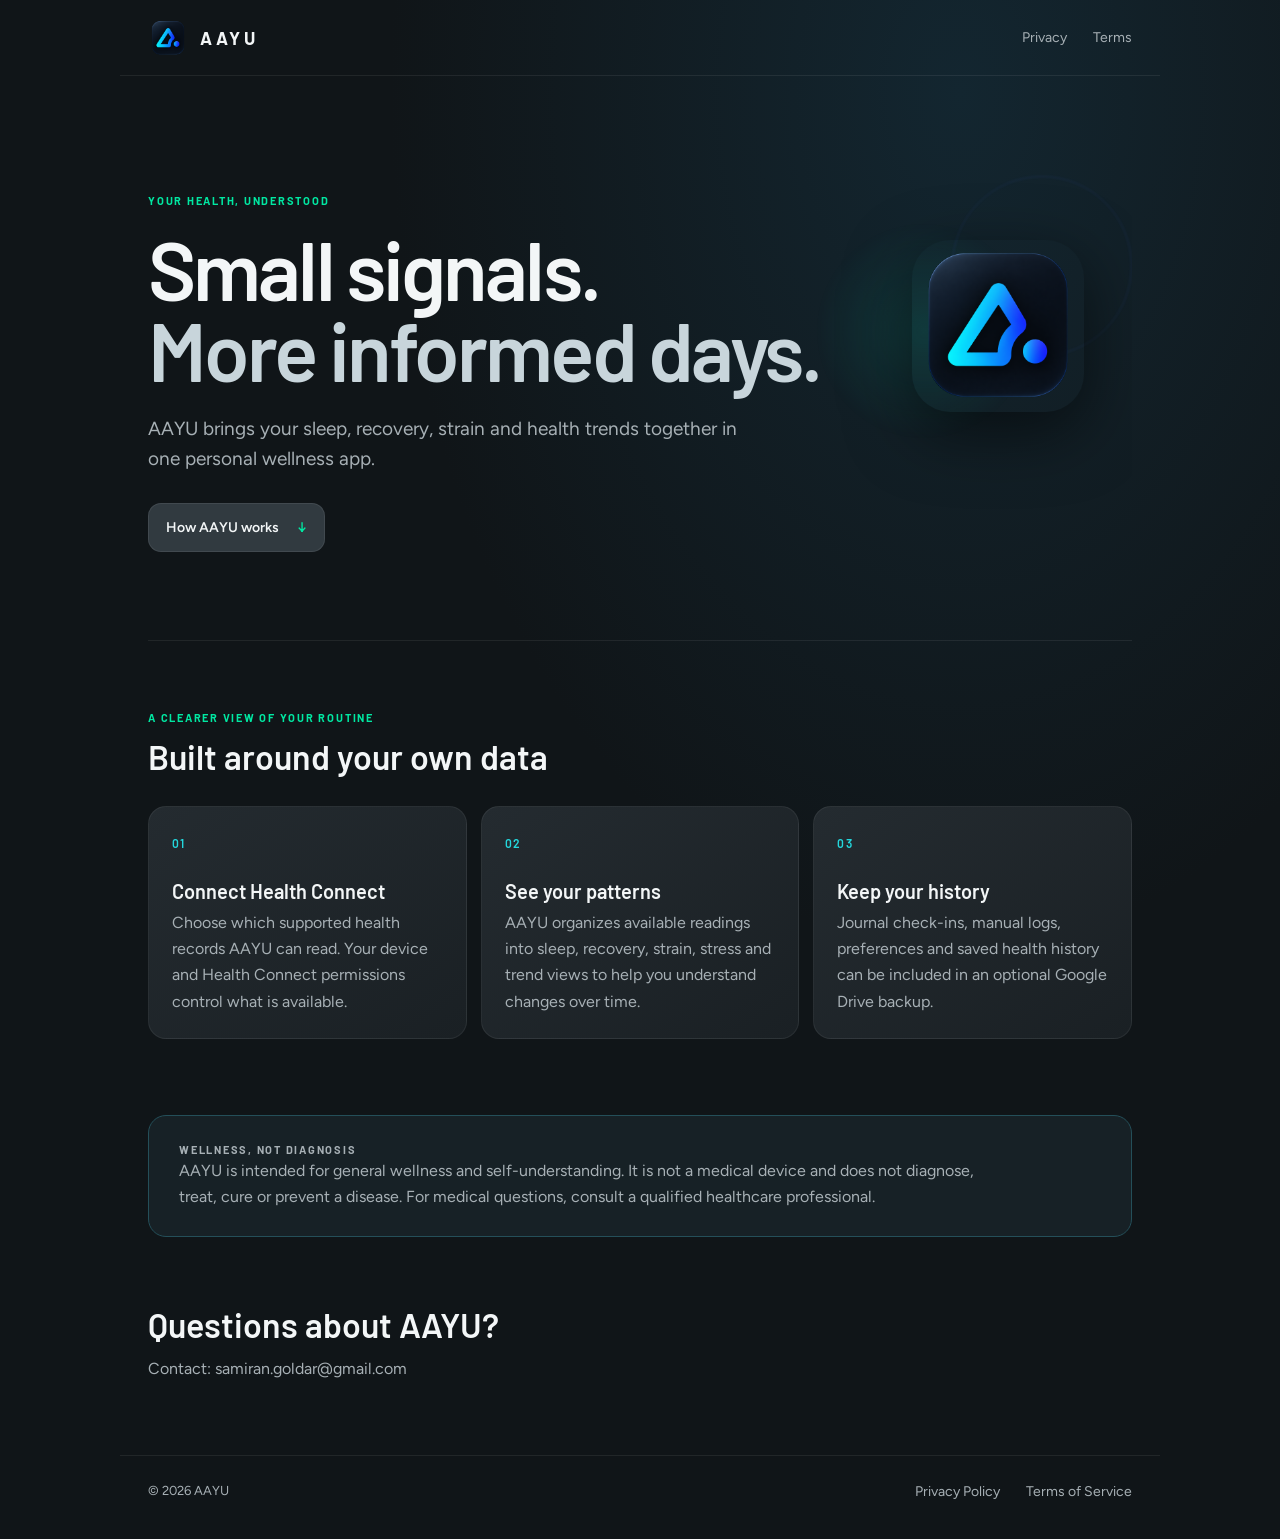
<file: index.html>
<!doctype html>
<html lang="en">
  <head>
    <meta charset="utf-8">
    <meta name="viewport" content="width=device-width, initial-scale=1">
    <meta name="theme-color" content="#101518">
    <meta name="description" content="AAYU helps you understand your sleep, recovery, strain and health trends using data from Health Connect.">
    <title>AAYU — your health, understood</title>
    <link rel="icon" type="image/png" href="aayu-logo.png">
    <link rel="stylesheet" href="styles.css">
  </head>
  <body>
    <header class="topbar"><a class="brand" href="index.html" aria-label="AAYU home"><img src="aayu-logo.png" alt="" class="brand-logo"><span>AAYU</span></a><nav><a href="privacy.html">Privacy</a><a href="terms.html">Terms</a></nav></header>
    <main>
      <section class="hero">
        <p class="eyebrow">YOUR HEALTH, UNDERSTOOD</p>
        <h1>Small signals.<br><span>More informed days.</span></h1>
        <p class="lead">AAYU brings your sleep, recovery, strain and health trends together in one personal wellness app.</p>
        <a class="button" href="#how-it-works">How AAYU works <span aria-hidden="true">↓</span></a>
        <img src="aayu-logo.png" alt="AAYU app icon" class="hero-logo">
        <div class="orb orb-one"></div><div class="orb orb-two"></div>
      </section>
      <section class="section" id="how-it-works">
        <p class="eyebrow">A CLEARER VIEW OF YOUR ROUTINE</p>
        <h2>Built around your own data</h2>
        <div class="cards">
          <article class="card"><span class="number">01</span><h3>Connect Health Connect</h3><p>Choose which supported health records AAYU can read. Your device and Health Connect permissions control what is available.</p></article>
          <article class="card"><span class="number">02</span><h3>See your patterns</h3><p>AAYU organizes available readings into sleep, recovery, strain, stress and trend views to help you understand changes over time.</p></article>
          <article class="card"><span class="number">03</span><h3>Keep your history</h3><p>Journal check-ins, manual logs, preferences and saved health history can be included in an optional Google Drive backup.</p></article>
        </div>
      </section>
      <section class="notice"><p class="eyebrow">WELLNESS, NOT DIAGNOSIS</p><p>AAYU is intended for general wellness and self-understanding. It is not a medical device and does not diagnose, treat, cure or prevent a disease. For medical questions, consult a qualified healthcare professional.</p></section>
      <section class="contact"><h2>Questions about AAYU?</h2><p>Contact: <a href="mailto:samiran.goldar@gmail.com">samiran.goldar@gmail.com</a></p></section>
    </main>
    <footer><span>© 2026 AAYU</span><div><a href="privacy.html">Privacy Policy</a><a href="terms.html">Terms of Service</a></div></footer>
  </body>
</html>
</file>
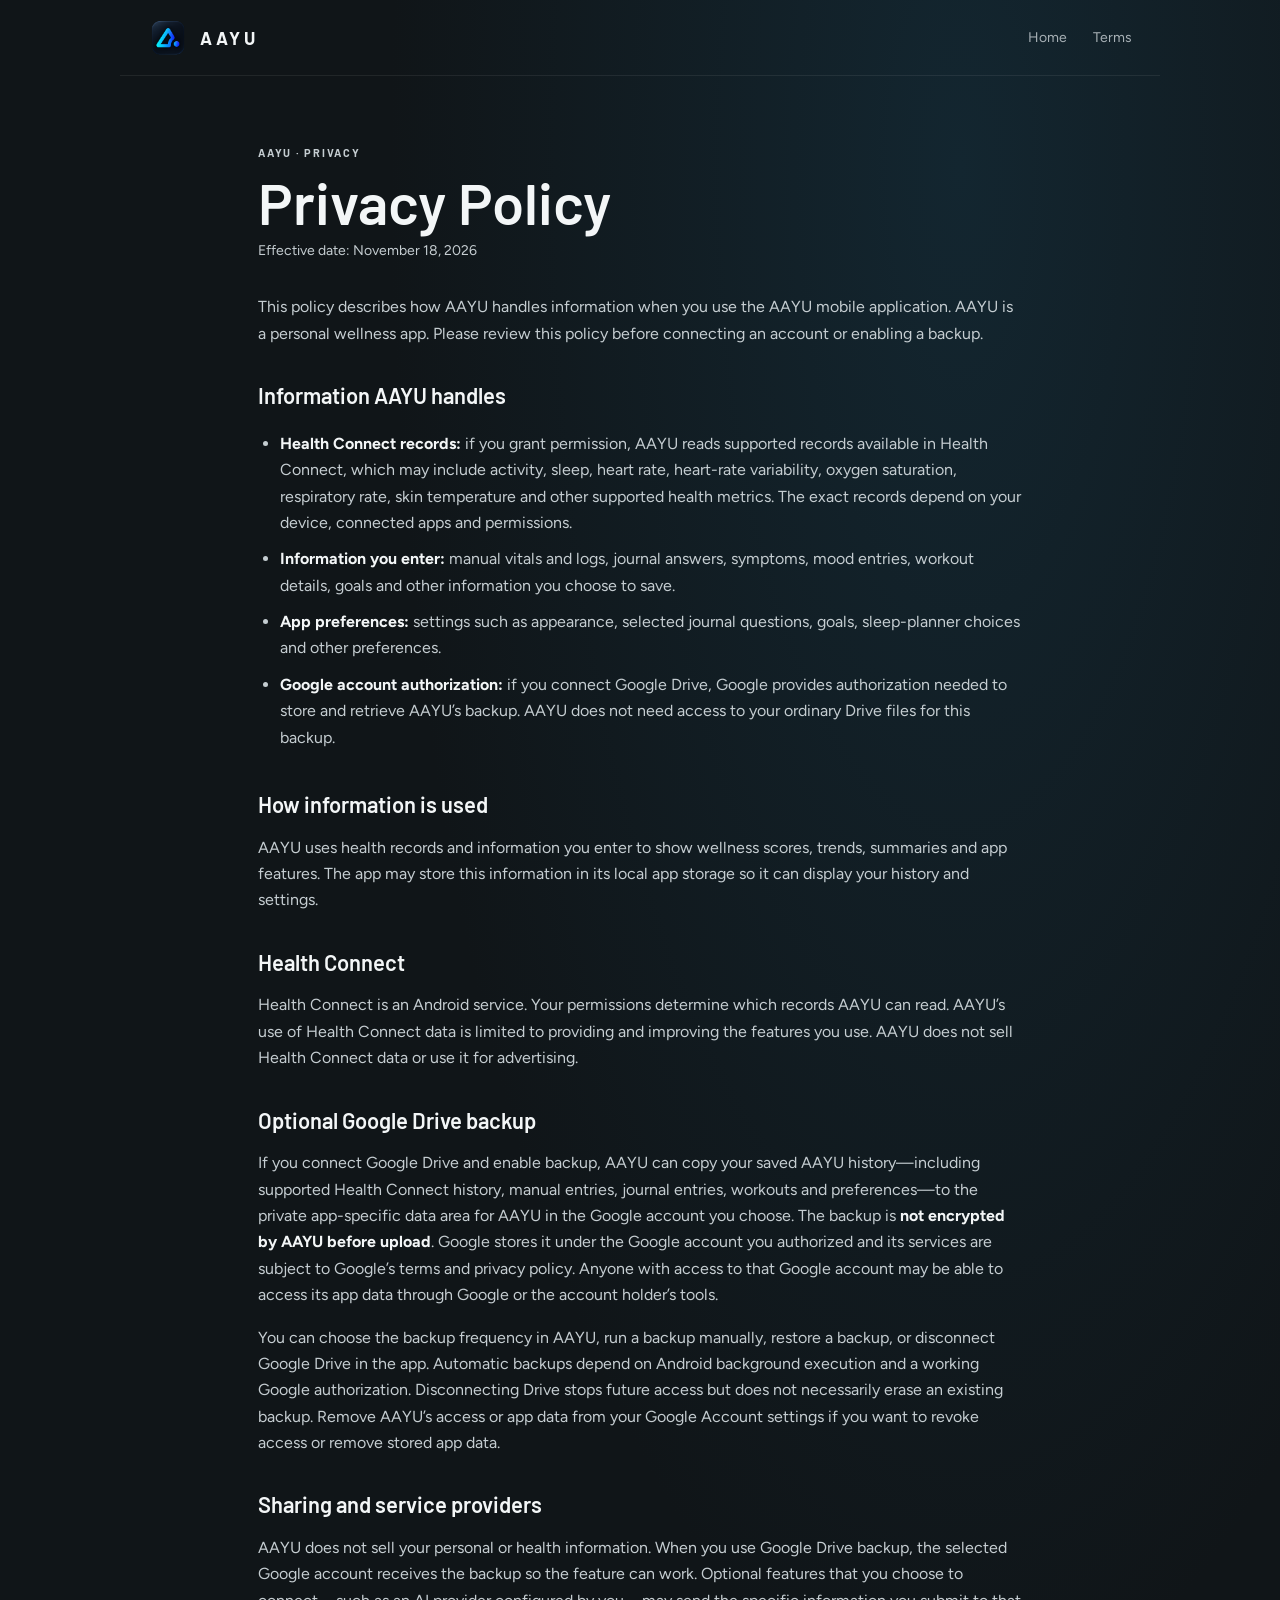
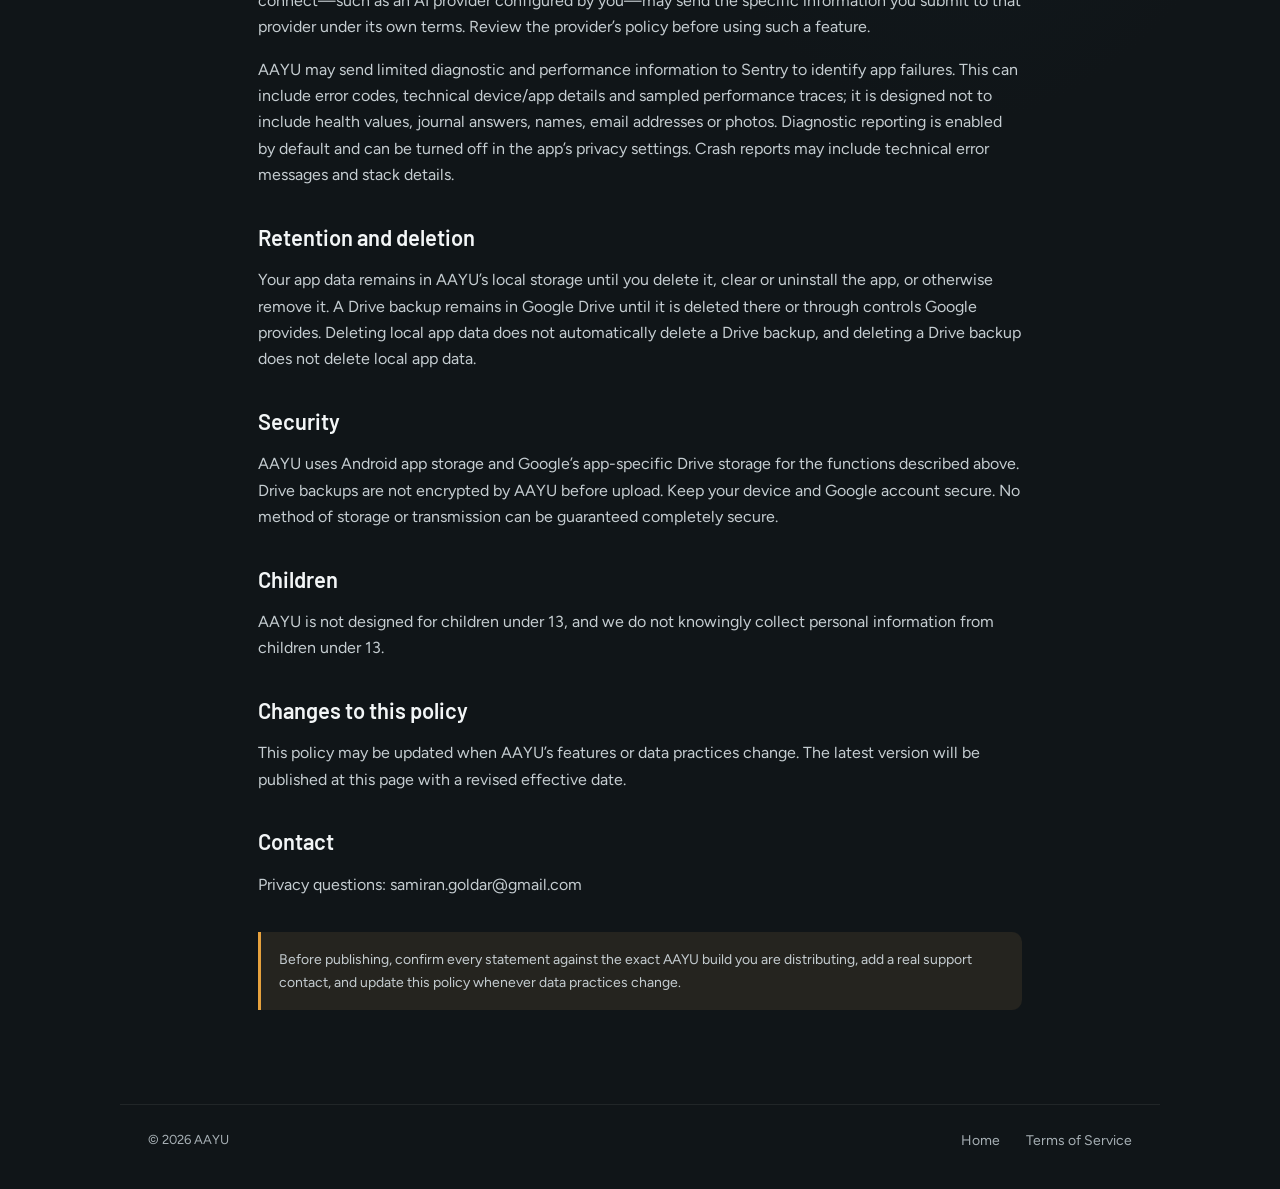
<file: privacy.html>
<!doctype html>
<html lang="en">
  <head>
    <meta charset="utf-8">
    <meta name="viewport" content="width=device-width, initial-scale=1">
    <meta name="theme-color" content="#101518">
    <meta name="description" content="AAYU Privacy Policy: how the app handles Health Connect data, device data and optional Google Drive backups.">
    <title>Privacy Policy — AAYU</title>
    <link rel="icon" type="image/png" href="aayu-logo.png">
    <link rel="stylesheet" href="styles.css">
  </head>
  <body>
    <header class="topbar"><a class="brand" href="index.html"><img src="aayu-logo.png" alt="" class="brand-logo"><span>AAYU</span></a><nav><a href="index.html">Home</a><a href="terms.html">Terms</a></nav></header>
    <main class="policy">
      <p class="eyebrow">AAYU · PRIVACY</p><h1>Privacy Policy</h1>
      <p class="updated">Effective date: November 18, 2026</p>
      <p>This policy describes how AAYU handles information when you use the AAYU mobile application. AAYU is a personal wellness app. Please review this policy before connecting an account or enabling a backup.</p>
      <h2>Information AAYU handles</h2>
      <ul>
        <li><strong>Health Connect records:</strong> if you grant permission, AAYU reads supported records available in Health Connect, which may include activity, sleep, heart rate, heart-rate variability, oxygen saturation, respiratory rate, skin temperature and other supported health metrics. The exact records depend on your device, connected apps and permissions.</li>
        <li><strong>Information you enter:</strong> manual vitals and logs, journal answers, symptoms, mood entries, workout details, goals and other information you choose to save.</li>
        <li><strong>App preferences:</strong> settings such as appearance, selected journal questions, goals, sleep-planner choices and other preferences.</li>
        <li><strong>Google account authorization:</strong> if you connect Google Drive, Google provides authorization needed to store and retrieve AAYU’s backup. AAYU does not need access to your ordinary Drive files for this backup.</li>
      </ul>
      <h2>How information is used</h2>
      <p>AAYU uses health records and information you enter to show wellness scores, trends, summaries and app features. The app may store this information in its local app storage so it can display your history and settings.</p>
      <h2>Health Connect</h2>
      <p>Health Connect is an Android service. Your permissions determine which records AAYU can read. AAYU’s use of Health Connect data is limited to providing and improving the features you use. AAYU does not sell Health Connect data or use it for advertising.</p>
      <h2>Optional Google Drive backup</h2>
      <p>If you connect Google Drive and enable backup, AAYU can copy your saved AAYU history—including supported Health Connect history, manual entries, journal entries, workouts and preferences—to the private app-specific data area for AAYU in the Google account you choose. The backup is <strong>not encrypted by AAYU before upload</strong>. Google stores it under the Google account you authorized and its services are subject to Google’s terms and privacy policy. Anyone with access to that Google account may be able to access its app data through Google or the account holder’s tools.</p>
      <p>You can choose the backup frequency in AAYU, run a backup manually, restore a backup, or disconnect Google Drive in the app. Automatic backups depend on Android background execution and a working Google authorization. Disconnecting Drive stops future access but does not necessarily erase an existing backup. Remove AAYU’s access or app data from your Google Account settings if you want to revoke access or remove stored app data.</p>
      <h2>Sharing and service providers</h2>
      <p>AAYU does not sell your personal or health information. When you use Google Drive backup, the selected Google account receives the backup so the feature can work. Optional features that you choose to connect—such as an AI provider configured by you—may send the specific information you submit to that provider under its own terms. Review the provider’s policy before using such a feature.</p>
      <p>AAYU may send limited diagnostic and performance information to Sentry to identify app failures. This can include error codes, technical device/app details and sampled performance traces; it is designed not to include health values, journal answers, names, email addresses or photos. Diagnostic reporting is enabled by default and can be turned off in the app’s privacy settings. Crash reports may include technical error messages and stack details.</p>
      <h2>Retention and deletion</h2>
      <p>Your app data remains in AAYU’s local storage until you delete it, clear or uninstall the app, or otherwise remove it. A Drive backup remains in Google Drive until it is deleted there or through controls Google provides. Deleting local app data does not automatically delete a Drive backup, and deleting a Drive backup does not delete local app data.</p>
      <h2>Security</h2>
      <p>AAYU uses Android app storage and Google’s app-specific Drive storage for the functions described above. Drive backups are not encrypted by AAYU before upload. Keep your device and Google account secure. No method of storage or transmission can be guaranteed completely secure.</p>
      <h2>Children</h2>
      <p>AAYU is not designed for children under 13, and we do not knowingly collect personal information from children under 13.</p>
      <h2>Changes to this policy</h2>
      <p>This policy may be updated when AAYU’s features or data practices change. The latest version will be published at this page with a revised effective date.</p>
      <h2>Contact</h2>
      <p>Privacy questions: <a href="mailto:samiran.goldar@gmail.com">samiran.goldar@gmail.com</a></p>
      <p class="callout">Before publishing, confirm every statement against the exact AAYU build you are distributing, add a real support contact, and update this policy whenever data practices change.</p>
    </main>
    <footer><span>© 2026 AAYU</span><div><a href="index.html">Home</a><a href="terms.html">Terms of Service</a></div></footer>
  </body>
</html>
</file>
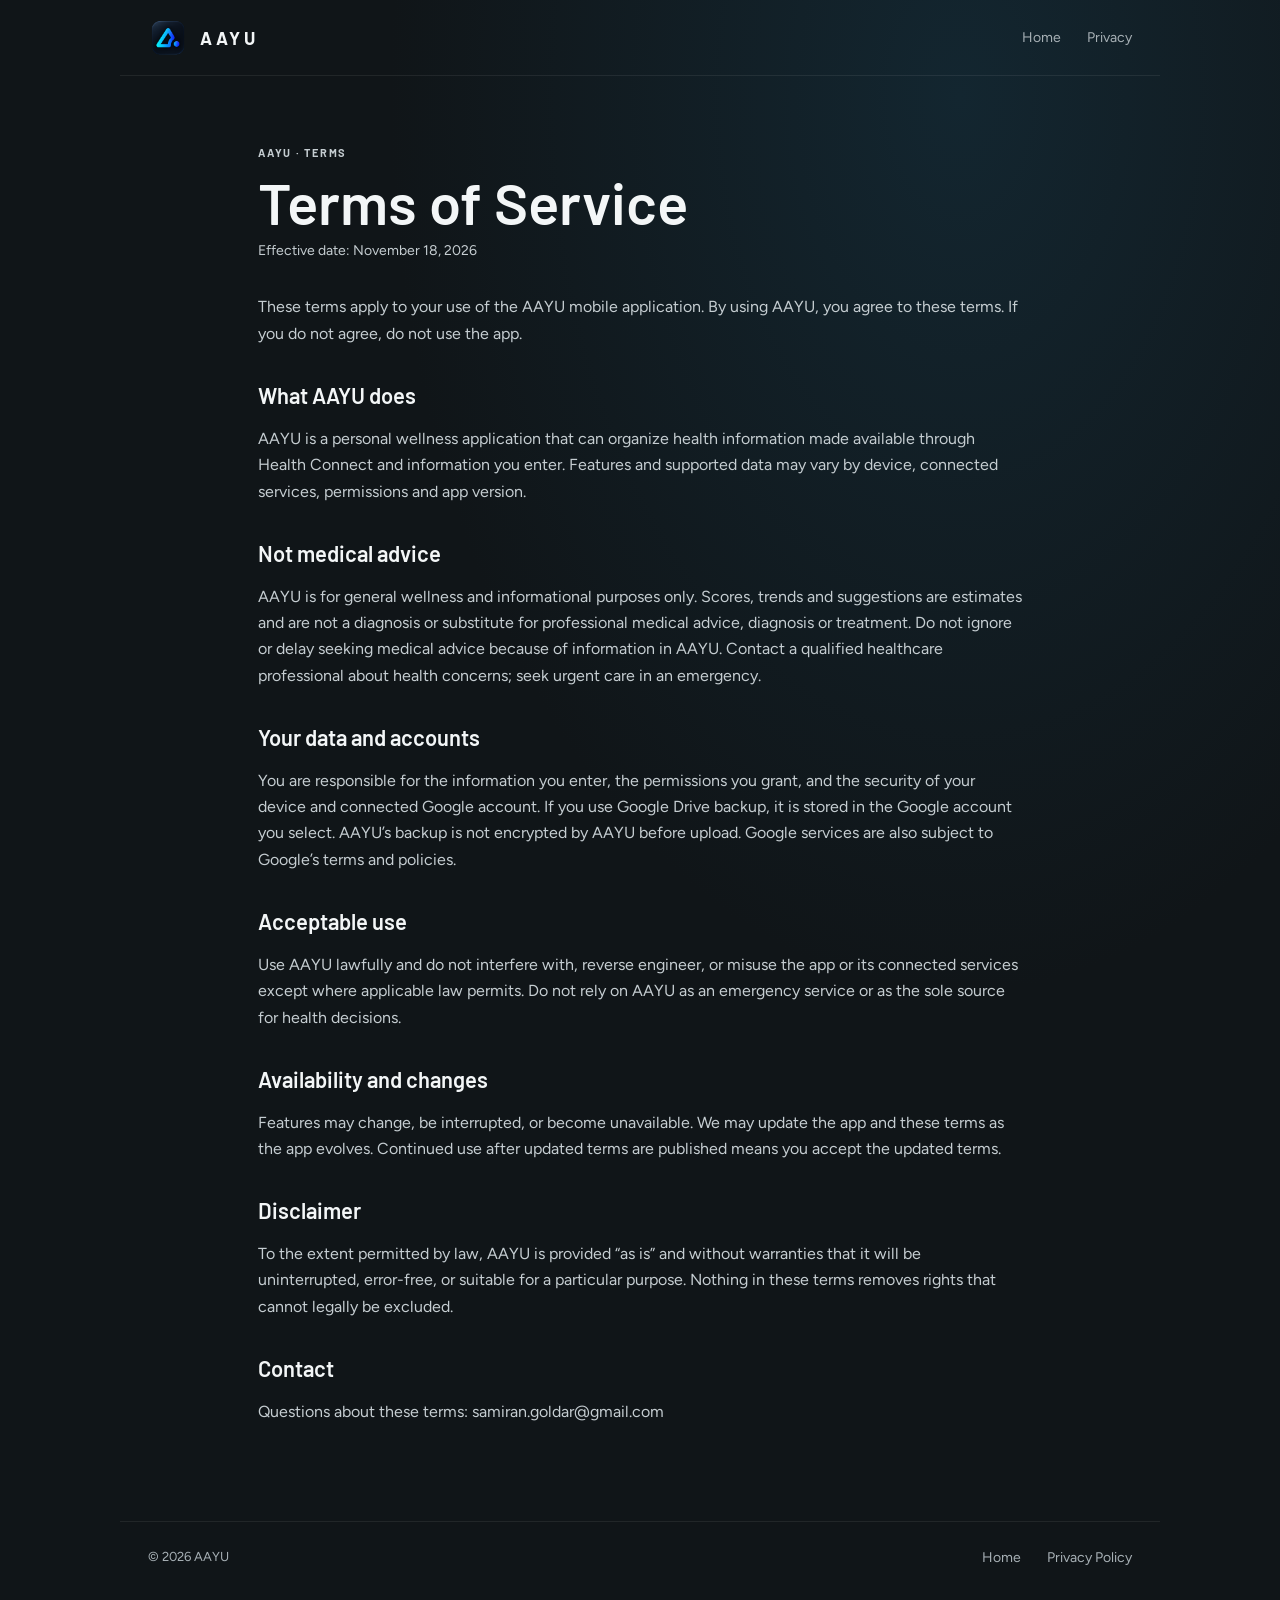
<file: terms.html>
<!doctype html>
<html lang="en">
  <head>
    <meta charset="utf-8">
    <meta name="viewport" content="width=device-width, initial-scale=1">
    <meta name="theme-color" content="#101518">
    <meta name="description" content="Terms of Service for the AAYU wellness application.">
    <title>Terms of Service — AAYU</title>
    <link rel="icon" type="image/png" href="aayu-logo.png">
    <link rel="stylesheet" href="styles.css">
  </head>
  <body>
    <header class="topbar"><a class="brand" href="index.html"><img src="aayu-logo.png" alt="" class="brand-logo"><span>AAYU</span></a><nav><a href="index.html">Home</a><a href="privacy.html">Privacy</a></nav></header>
    <main class="policy">
      <p class="eyebrow">AAYU · TERMS</p><h1>Terms of Service</h1>
      <p class="updated">Effective date: November 18, 2026</p>
      <p>These terms apply to your use of the AAYU mobile application. By using AAYU, you agree to these terms. If you do not agree, do not use the app.</p>
      <h2>What AAYU does</h2>
      <p>AAYU is a personal wellness application that can organize health information made available through Health Connect and information you enter. Features and supported data may vary by device, connected services, permissions and app version.</p>
      <h2>Not medical advice</h2>
      <p>AAYU is for general wellness and informational purposes only. Scores, trends and suggestions are estimates and are not a diagnosis or substitute for professional medical advice, diagnosis or treatment. Do not ignore or delay seeking medical advice because of information in AAYU. Contact a qualified healthcare professional about health concerns; seek urgent care in an emergency.</p>
      <h2>Your data and accounts</h2>
      <p>You are responsible for the information you enter, the permissions you grant, and the security of your device and connected Google account. If you use Google Drive backup, it is stored in the Google account you select. AAYU’s backup is not encrypted by AAYU before upload. Google services are also subject to Google’s terms and policies.</p>
      <h2>Acceptable use</h2>
      <p>Use AAYU lawfully and do not interfere with, reverse engineer, or misuse the app or its connected services except where applicable law permits. Do not rely on AAYU as an emergency service or as the sole source for health decisions.</p>
      <h2>Availability and changes</h2>
      <p>Features may change, be interrupted, or become unavailable. We may update the app and these terms as the app evolves. Continued use after updated terms are published means you accept the updated terms.</p>
      <h2>Disclaimer</h2>
      <p>To the extent permitted by law, AAYU is provided “as is” and without warranties that it will be uninterrupted, error-free, or suitable for a particular purpose. Nothing in these terms removes rights that cannot legally be excluded.</p>
      <h2>Contact</h2>
      <p>Questions about these terms: <a href="mailto:samiran.goldar@gmail.com">samiran.goldar@gmail.com</a></p>
    </main>
    <footer><span>© 2026 AAYU</span><div><a href="index.html">Home</a><a href="privacy.html">Privacy Policy</a></div></footer>
  </body>
</html>
</file>
<file: styles.css>
@import url('https://fonts.googleapis.com/css2?family=Barlow:wght@400;500;600;700&family=Figtree:wght@400;500;600;700&display=swap');

:root{color-scheme:dark;--bg:#101518;--panel:#1d2327;--panel2:#252c31;--text:#f3f6f7;--muted:#a7b0b5;--line:#343d43;--cyan:#24d7dc;--blue:#4768ff;--green:#00e8a2;--max:1040px}
*{box-sizing:border-box}
html{scroll-behavior:smooth}
body{margin:0;background:radial-gradient(ellipse at 75% 6%,#132630 0,transparent 42%),var(--bg);color:var(--text);font:16px/1.65 Figtree,Arial,sans-serif}
a{color:inherit;text-decoration:none}
.topbar{height:76px;max-width:var(--max);margin:auto;padding:0 28px;display:flex;align-items:center;justify-content:space-between;border-bottom:1px solid #ffffff12}
.brand{display:flex;align-items:center;gap:12px;font:700 18px Barlow,sans-serif;letter-spacing:.2em}.brand-logo{width:40px;height:40px;object-fit:cover;border-radius:12px}
nav,footer div{display:flex;gap:26px;color:var(--muted);font-size:14px}nav a:hover,footer a:hover{color:var(--text)}
main{max-width:var(--max);margin:auto;padding:0 28px}
.hero{min-height:510px;padding:106px 0 88px;position:relative;overflow:hidden}.eyebrow{font:700 11px/1.4 Barlow,sans-serif;letter-spacing:.16em;color:var(--green);text-transform:uppercase}.hero h1{font:600 clamp(48px,8vw,82px)/.98 Barlow,sans-serif;letter-spacing:-.035em;margin:20px 0;max-width:740px}.hero h1 span{color:#c8d5db}.lead{font-size:19px;line-height:1.55;color:var(--muted);max-width:590px;margin:25px 0 30px}.button{display:inline-flex;align-items:center;gap:18px;background:#313a40;border:1px solid #ffffff14;border-radius:13px;padding:12px 17px;font-size:14px;font-weight:600}.button span{color:var(--green)}.hero-logo{position:absolute;width:172px;height:172px;object-fit:cover;border-radius:38px;right:48px;top:164px;box-shadow:0 20px 65px #0008;z-index:1}
.orb{position:absolute;border-radius:50%;filter:blur(1px);pointer-events:none}.orb-one{width:220px;height:220px;right:10%;top:145px;background:radial-gradient(circle,#0bdcb822,transparent 70%)}.orb-two{width:180px;height:180px;right:0;top:100px;border:1px solid #486dff20}
.section{padding:58px 0 76px;border-top:1px solid #ffffff12}.section h2,.contact h2{font:600 34px/1.2 Barlow,sans-serif;margin:12px 0 28px}.cards{display:grid;grid-template-columns:repeat(3,1fr);gap:14px}.card{padding:23px;border:1px solid #ffffff10;border-radius:18px;background:linear-gradient(145deg,#242b30,#1a2024)}.number{color:var(--cyan);font:600 12px Barlow,sans-serif;letter-spacing:.12em}.card h3{font:600 20px Barlow,sans-serif;margin:22px 0 7px}.card p,.notice p,.contact p{color:var(--muted);margin:0}
.notice{padding:26px 30px;border:1px solid #244f59;border-radius:18px;background:#172126;margin-bottom:68px}.notice p:last-child{max-width:820px}.contact{padding:0 0 72px}.contact h2{margin-bottom:10px}.contact .small{font-size:13px;margin-top:5px}
.policy{max-width:820px;padding-top:58px;padding-bottom:80px}.policy h1{font:600 clamp(40px,7vw,58px)/1.05 Barlow,sans-serif;margin:12px 0 6px}.updated{color:var(--muted);font-size:14px;margin:0 0 32px}.policy h2{font:600 22px/1.3 Barlow,sans-serif;margin:34px 0 8px}.policy p,.policy li{color:#c5cdd1}.policy ul{padding-left:22px}.policy li{padding:5px 0}.policy strong{color:var(--text)}.callout{margin-top:34px;padding:16px 18px;border-left:3px solid #e6a13d;background:#25241f;border-radius:0 10px 10px 0;font-size:14px}
footer{max-width:var(--max);margin:auto;border-top:1px solid #ffffff12;padding:24px 28px 36px;display:flex;justify-content:space-between;color:var(--muted);font-size:13px}
@media(max-width:680px){.topbar{padding:0 20px;height:66px}main{padding:0 20px}.hero{min-height:570px;padding-top:78px}.hero h1{font-size:54px}.lead{font-size:17px}.hero-logo{position:relative;display:block;width:132px;height:132px;right:auto;top:auto;margin-top:38px;border-radius:30px}.cards{grid-template-columns:1fr}.card{padding:20px}.section{padding:44px 0 55px}.notice{margin-bottom:50px;padding:22px}.policy{padding-top:40px}footer{padding:22px 20px 30px;gap:18px;align-items:flex-start;flex-direction:column}footer div{gap:18px}}
@media(prefers-reduced-motion:reduce){html{scroll-behavior:auto}}
</file>
